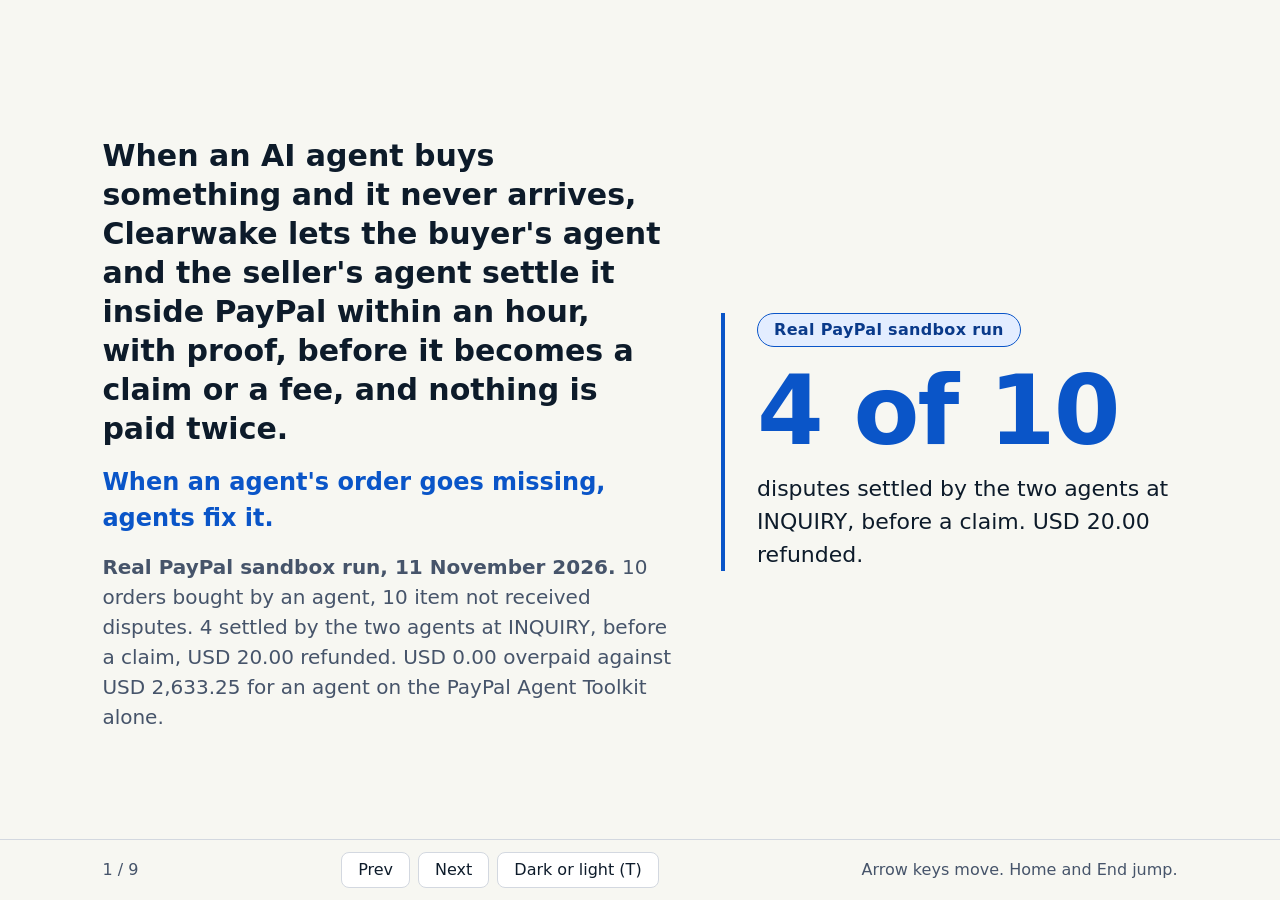
<file: docs/deck/index.html>
<!doctype html>
<html lang="en">
<head>
<meta charset="utf-8">
<meta name="viewport" content="width=device-width, initial-scale=1">
<title>Clearwake deck</title>
<meta name="description" content="Nine slides: the line, the loss, the anatomy, ten real sandbox disputes, the check, and the sponsor tools.">
<style>
:root {
  --bg: #0b1220;
  --panel: #131d33;
  --fg: #eef3fb;
  --muted: #aab8d0;
  --accent: #6db3ff;
  --good: #4ed08a;
  --rule: #263552;
  --tag-bg: #16294a;
  --tag-fg: #cfe3ff;
  --num: 96px;
}
:root[data-theme="light"] {
  --bg: #f7f7f2;
  --panel: #ffffff;
  --fg: #0d1b2a;
  --muted: #46546a;
  --accent: #0a55c8;
  --good: #11743f;
  --rule: #d3d8e0;
  --tag-bg: #e3edff;
  --tag-fg: #0a3a8a;
}
@media (prefers-color-scheme: light) {
  :root:not([data-theme="dark"]) {
    --bg: #f7f7f2;
    --panel: #ffffff;
    --fg: #0d1b2a;
    --muted: #46546a;
    --accent: #0a55c8;
    --good: #11743f;
    --rule: #d3d8e0;
    --tag-bg: #e3edff;
    --tag-fg: #0a3a8a;
  }
}
* { box-sizing: border-box; }
html, body { margin: 0; height: 100%; }
body {
  background: var(--bg);
  color: var(--fg);
  font-family: system-ui, "Segoe UI", Roboto, Helvetica, Arial, sans-serif;
  font-size: 20px;
  line-height: 1.5;
  overflow: hidden;
}
.deck { position: relative; height: 100vh; height: 100dvh; }
.slide {
  position: absolute;
  inset: 0;
  display: none;
  flex-direction: column;
  justify-content: center;
  padding: 56px 8vw 72px;
  overflow-y: auto;
}
.slide.is-active { display: flex; }
.grid {
  display: grid;
  grid-template-columns: minmax(0, 1.25fr) minmax(0, 1fr);
  gap: 48px;
  align-items: center;
  max-width: 1280px;
  width: 100%;
  margin: 0 auto;
}
.stat { border-left: 4px solid var(--accent); padding-left: 32px; }
.tag {
  display: inline-block;
  background: var(--tag-bg);
  color: var(--tag-fg);
  border: 1px solid var(--accent);
  border-radius: 999px;
  padding: 4px 16px;
  font-size: 16px;
  font-weight: 600;
  letter-spacing: 0.02em;
  margin-bottom: 16px;
}
.num {
  font-size: var(--num);
  line-height: 1.02;
  font-weight: 800;
  letter-spacing: -0.02em;
  color: var(--accent);
  margin: 0;
  font-variant-numeric: tabular-nums;
}
.cap { font-size: 22px; color: var(--fg); margin: 12px 0 0; max-width: 28em; }
h1, h2 { margin: 0 0 16px; line-height: 1.2; }
h1 { font-size: 34px; }
h2 { font-size: 34px; }
p { margin: 0 0 16px; max-width: 40em; }
.lead { font-weight: 700; font-size: 30px; line-height: 1.3; }
.slogan { color: var(--accent); font-size: 24px; font-weight: 600; }
.proof { color: var(--muted); font-size: 20px; }
.muted { color: var(--muted); }
.pair { display: grid; grid-template-columns: 1fr 1fr; gap: 16px; margin: 16px 0; max-width: 40em; }
.pair div { background: var(--panel); border: 1px solid var(--rule); border-radius: 12px; padding: 12px 16px; }
.pair b { display: block; font-size: 28px; }
.pair .good b { color: var(--good); }
ol.layers { list-style: none; padding: 0; margin: 16px 0 0; counter-reset: l; max-width: 40em; }
ol.layers li { counter-increment: l; padding: 6px 0 6px 40px; position: relative; border-bottom: 1px solid var(--rule); }
ol.layers li::before {
  content: counter(l);
  position: absolute; left: 0; top: 6px;
  width: 28px; height: 28px; border-radius: 50%;
  background: var(--accent); color: var(--bg);
  font-weight: 700; font-size: 16px; text-align: center; line-height: 28px;
}
ol.layers strong { display: inline-block; min-width: 9.5em; }
ol.layers span { color: var(--muted); }
.stack svg { width: 100%; max-width: 360px; height: auto; display: block; margin: 0 auto 16px; }
.counts { list-style: none; padding: 0; margin: 12px 0; max-width: 40em; }
.counts li { display: flex; gap: 16px; padding: 6px 0; border-bottom: 1px solid var(--rule); }
.counts b { min-width: 2.6em; font-size: 28px; color: var(--accent); }
code, .cmd {
  font-family: ui-monospace, Consolas, "Courier New", monospace;
  font-size: 18px;
  background: var(--panel);
  border: 1px solid var(--rule);
  border-radius: 8px;
  padding: 2px 8px;
  word-break: break-all;
}
.cmd { display: block; padding: 12px 16px; margin: 12px 0; max-width: 44em; }
.facts { margin: 12px 0 0; padding: 0; list-style: none; max-width: 40em; }
.facts li { padding: 6px 0; border-bottom: 1px solid var(--rule); }
.facts b { color: var(--fg); }
a { color: var(--accent); }
.bar {
  position: fixed; left: 0; right: 0; bottom: 0;
  display: flex; align-items: center; justify-content: space-between;
  gap: 16px; padding: 12px 8vw;
  background: var(--bg); border-top: 1px solid var(--rule);
  font-size: 16px; color: var(--muted);
}
.bar button {
  background: var(--panel); color: var(--fg);
  border: 1px solid var(--rule); border-radius: 8px;
  font: inherit; padding: 4px 16px; cursor: pointer; min-height: 36px;
}
.bar button:focus-visible, a:focus-visible { outline: 3px solid var(--accent); outline-offset: 2px; }
.bar .group { display: flex; gap: 8px; align-items: center; }
@media (max-width: 860px) {
  :root { --num: 56px; }
  .grid { grid-template-columns: 1fr; gap: 24px; }
  .stat { border-left: 0; border-top: 4px solid var(--accent); padding: 16px 0 0; }
  .slide { padding: 32px 24px 80px; justify-content: flex-start; }
  h1, h2 { font-size: 26px; }
  .lead { font-size: 24px; }
  .pair { grid-template-columns: 1fr; }
  ol.layers strong { display: block; }
  .bar { padding: 8px 16px; }
}
@media print {
  body { overflow: visible; height: auto; }
  .deck { height: auto; }
  .slide { display: flex; position: relative; min-height: 100vh; page-break-after: always; }
  .bar { display: none; }
}
</style>
</head>
<body>
<main class="deck" id="deck" aria-label="Clearwake deck">

<section class="slide is-active" id="s1" aria-label="Slide 1 of 9">
  <div class="grid">
    <div>
      <p class="lead">When an AI agent buys something and it never arrives, Clearwake lets the buyer's agent and the seller's agent settle it inside PayPal within an hour, with proof, before it becomes a claim or a fee, and nothing is paid twice.</p>
      <p class="slogan">When an agent's order goes missing, agents fix it.</p>
      <p class="proof"><b>Real PayPal sandbox run, 11 November 2026.</b> 10 orders bought by an agent, 10 item not received disputes. 4 settled by the two agents at INQUIRY, before a claim, USD 20.00 refunded. USD 0.00 overpaid against USD 2,633.25 for an agent on the PayPal Agent Toolkit alone.</p>
    </div>
    <div class="stat">
      <span class="tag">Real PayPal sandbox run</span>
      <p class="num">4 of 10</p>
      <p class="cap">disputes settled by the two agents at INQUIRY, before a claim. USD 20.00 refunded.</p>
    </div>
  </div>
</section>

<section class="slide" id="s2" aria-label="Slide 2 of 9">
  <div class="grid">
    <div>
      <h2>The bad outcome, then the same action stopped</h2>
      <p>Same 200 episodes, same faults on both sides: a lost response, an injected instruction, an over limit request, a duplicate delivery.</p>
      <div class="pair">
        <div><span class="muted">Agent Toolkit alone</span><b>USD 2,633.25</b>61 double refunds, 160 wrongly accepted claims, 40 of 200 as the owner intended</div>
        <div class="good"><span class="muted">With Clearwake</span><b>USD 0.00</b>0 double refunds, 0 wrongly accepted claims, 200 of 200 as the owner intended</div>
      </div>
    </div>
    <div class="stat">
      <span class="tag">Planted failure</span>
      <p class="num">USD 2,633.25</p>
      <p class="cap">overpaid over 200 episodes by an agent on the PayPal Agent Toolkit alone. Clearwake: USD 0.00.</p>
    </div>
  </div>
</section>

<section class="slide" id="s3" aria-label="Slide 3 of 9">
  <div class="grid">
    <div>
      <h2>The anatomy: one dispute, six layers</h2>
      <p class="muted">Case 3, <code>PP-R-ISN-10198775</code>, runs through every layer.</p>
      <ol class="layers">
        <li><strong>Owner's rules</strong><span>Spoken once. Read back. Signed.</span></li>
        <li><strong>Buyer agent</strong><span>Files the claim. Cannot pay itself.</span></li>
        <li><strong>Merchant agent</strong><span>Answers with proof, inside its limits.</span></li>
        <li><strong>Policy gate</strong><span>Every action checked before money moves.</span></li>
        <li><strong>Signed receipts</strong><span>Each link checks the one before.</span></li>
        <li><strong>PayPal's record</strong><span>The judge. Nothing counts until it matches.</span></li>
      </ol>
    </div>
    <div class="stat stack">
      <svg viewBox="0 0 360 342" role="img" aria-label="Six stacked layers with one thread through them and one bead on the last layer">
        <g stroke-width="2">
          <polygon points="180,6 340,36 180,66 20,36" fill="#6db3ff" fill-opacity="0.22" stroke="#6db3ff"/>
          <polygon points="180,60 340,90 180,120 20,90" fill="#6db3ff" fill-opacity="0.22" stroke="#6db3ff"/>
          <polygon points="180,114 340,144 180,174 20,144" fill="#6db3ff" fill-opacity="0.22" stroke="#6db3ff"/>
          <polygon points="180,168 340,198 180,228 20,198" fill="#4ed08a" fill-opacity="0.28" stroke="#4ed08a"/>
          <polygon points="180,222 340,252 180,282 20,252" fill="#6db3ff" fill-opacity="0.22" stroke="#6db3ff"/>
          <polygon points="180,276 340,306 180,336 20,306" fill="#6db3ff" fill-opacity="0.38" stroke="#6db3ff"/>
        </g>
        <line x1="180" y1="6" x2="180" y2="306" stroke="#ff6b4a" stroke-width="3"/>
        <circle cx="180" cy="306" r="9" fill="#ff6b4a"/>
      </svg>
      <span class="tag">Real PayPal sandbox run, case 3</span>
      <p class="num">USD 5.00</p>
      <p class="cap">paid once, inside PayPal. PayPal's record reads RESOLVED at INQUIRY.</p>
    </div>
  </div>
</section>

<section class="slide" id="s4" aria-label="Slide 4 of 9">
  <div class="grid">
    <div>
      <h2>The ten case batch, counted aloud</h2>
      <ul class="counts">
        <li><b>4</b><span>settled at INQUIRY, before a claim, in 24 to 62 minutes from filing to RESOLVED in PayPal's timestamps</span></li>
        <li><b>3</b><span>answered with proof, under PayPal review</span></li>
        <li><b>2</b><span>awaiting the merchant owner, an offer above the approval line</span></li>
        <li><b>1</b><span>refused by the buyer's mandate: USD 20.00 claimed on a USD 9.00 order</span></li>
      </ul>
      <p class="muted">4 cases moved by PayPal to CHARGEBACK once tracking was on the order. 0 errors, 0 double refunds.</p>
    </div>
    <div class="stat">
      <span class="tag">Real PayPal sandbox run</span>
      <p class="num">10 of 10</p>
      <p class="cap">real sandbox disputes handled with 0 errors and 0 double refunds. 24 model calls, 0 scripted.</p>
    </div>
  </div>
</section>

<section class="slide" id="s5" aria-label="Slide 5 of 9">
  <div class="grid">
    <div>
      <h2>Do not trust us. Check it.</h2>
      <p>Two signed receipts, one from each side, name the same dispute id. Verify them offline in Python or in your browser.</p>
      <p>Change one character in a log and the chain breaks.</p>
      <span class="cmd">python scripts/verify_pair.py data/runs/batch-sandbox-20261111-132948.json</span>
    </div>
    <div class="stat">
      <span class="tag">Verified in your browser</span>
      <p class="num">18 of 18</p>
      <p class="cap">signed logs verify, in your browser with WebCrypto and in Python.</p>
    </div>
  </div>
</section>

<section class="slide" id="s6" aria-label="Slide 6 of 9">
  <div class="grid">
    <div>
      <h2>Built during the hackathon</h2>
      <ul class="facts">
        <li><b>Built after 1 October 2026</b>, sole author Sri, MIT, sandbox only, no real money.</li>
        <li><b>Clone and run:</b></li>
      </ul>
      <span class="cmd">git clone --recurse-submodules https://github.com/Sriharsan/clearwake-paypal.git &amp;&amp; cd clearwake &amp;&amp; python -m clearwake --port 8810</span>
      <ul class="facts">
        <li>Site: <a href="https://clearwake-mu.vercel.app">clearwake-mu.vercel.app</a></li>
        <li>Console: <a href="https://clearwake-console.onrender.com/console">clearwake-console.onrender.com/console</a></li>
        <li>Code: <a href="https://github.com/Sriharsan/clearwake-paypal">github.com/Sriharsan/clearwake-paypal</a></li>
      </ul>
    </div>
    <div class="stat">
      <span class="tag">Planted failure</span>
      <p class="num">200 of 200</p>
      <p class="cap">episodes ended as the owner intended with Clearwake, against 40 of 200 for the Agent Toolkit alone.</p>
    </div>
  </div>
</section>

<section class="slide" id="s7" aria-label="Slide 7 of 9">
  <div class="grid">
    <div>
      <h2>PayPal Agent Toolkit and the MCP guard</h2>
      <ul class="facts">
        <li><b>Read from source:</b> <code>@paypal/agent-toolkit</code> 1.11.0 and <code>@paypal/mcp</code> 1.8.1.</li>
        <li><b>The MCP guard proxy</b> and the 3 line toolkit guard put the signed policy in front of every money tool.</li>
        <li><b>Result:</b> USD 2,633.25 overpaid by the toolkit alone over 200 episodes, USD 0.00 with the guard.</li>
      </ul>
    </div>
    <div class="stat">
      <span class="tag">Planted failure</span>
      <p class="num">47</p>
      <p class="cap">PayPal Agent Toolkit tools listed one by one and guarded. Record in docs/PAYPAL_MCP_TOOLS.md.</p>
    </div>
  </div>
</section>

<section class="slide" id="s8" aria-label="Slide 8 of 9">
  <div class="grid">
    <div>
      <h2>APIMatic</h2>
      <ul class="facts">
        <li><b>OpenAPI 3.1 spec</b> of the console API: 18 operations, 32 schemas, checked against the running server.</li>
        <li><b>CLI validation:</b> 382 findings before, 104 after, no errors in any run.</li>
        <li><b>Python SDK</b> <code>clearwake-console-api</code> 0.6.1 and a static portal at <a href="https://clearwake-api.vercel.app">clearwake-api.vercel.app</a>.</li>
        <li><b>Context Plugin for PayPal 0.4.1</b> was run as a review of every PayPal call.</li>
      </ul>
    </div>
    <div class="stat">
      <span class="tag">Local run</span>
      <p class="num">104</p>
      <p class="cap">findings after the fixes, from 382 before. An SDK call against the console returned case n VERIFIED.</p>
    </div>
  </div>
</section>

<section class="slide" id="s9" aria-label="Slide 9 of 9">
  <div class="grid">
    <div>
      <h2>Postman, Render and AG Grid</h2>
      <ul class="facts">
        <li><b>Postman:</b> 75 assertions on the 11 request local attack suite (docs/POSTMAN.md) and 20 assertions on 3 read only sandbox requests (docs/postman-run-2026-11-11.json). 0 failed.</li>
        <li><b>Render:</b> the live console at <a href="https://clearwake-console.onrender.com/console">clearwake-console.onrender.com/console</a>, on the free plan.</li>
        <li><b>AG Grid Community:</b> the dispute ledger with a stage filter, a deadline countdown, the model's proposal beside the policy decision, and CSV export.</li>
      </ul>
    </div>
    <div class="stat">
      <span class="tag">Local run and Real PayPal sandbox run</span>
      <p class="num">95</p>
      <p class="cap">Postman assertions, 0 failed: 75 on the local attack suite, 20 on the sandbox.</p>
    </div>
  </div>
</section>

</main>

<nav class="bar" aria-label="Deck controls">
  <span id="count" aria-live="polite">1 / 9</span>
  <span class="group">
    <button type="button" id="prev" aria-label="Previous slide">Prev</button>
    <button type="button" id="next" aria-label="Next slide">Next</button>
    <button type="button" id="theme" aria-label="Switch dark and light">Dark or light (T)</button>
  </span>
  <span class="muted">Arrow keys move. Home and End jump.</span>
</nav>

<script>
(function () {
  var slides = Array.prototype.slice.call(document.querySelectorAll('.slide'));
  var count = document.getElementById('count');
  var current = 0;

  function show(n) {
    if (n < 0) { n = 0; }
    if (n > slides.length - 1) { n = slides.length - 1; }
    current = n;
    slides.forEach(function (s, i) { s.classList.toggle('is-active', i === n); });
    count.textContent = (n + 1) + ' / ' + slides.length;
    try { history.replaceState(null, '', '#' + (n + 1)); } catch (e) { /* file or sandboxed frame */ }
    slides[n].scrollTop = 0;
  }

  function fromHash() {
    var m = /^#(\d+)$/.exec(location.hash);
    show(m ? parseInt(m[1], 10) - 1 : 0);
  }

  function toggleTheme() {
    var root = document.documentElement;
    var dark = window.matchMedia('(prefers-color-scheme: dark)').matches;
    var now = root.getAttribute('data-theme') || (dark ? 'dark' : 'light');
    root.setAttribute('data-theme', now === 'dark' ? 'light' : 'dark');
  }

  document.addEventListener('keydown', function (e) {
    if (e.ctrlKey || e.metaKey || e.altKey) { return; }
    var k = e.key;
    if (k === 'ArrowRight' || k === 'ArrowDown' || k === 'PageDown' || k === ' ') { e.preventDefault(); show(current + 1); }
    else if (k === 'ArrowLeft' || k === 'ArrowUp' || k === 'PageUp') { e.preventDefault(); show(current - 1); }
    else if (k === 'Home') { e.preventDefault(); show(0); }
    else if (k === 'End') { e.preventDefault(); show(slides.length - 1); }
    else if (k === 't' || k === 'T') { toggleTheme(); }
  });

  document.getElementById('prev').addEventListener('click', function () { show(current - 1); });
  document.getElementById('next').addEventListener('click', function () { show(current + 1); });
  document.getElementById('theme').addEventListener('click', toggleTheme);
  window.addEventListener('hashchange', fromHash);

  var startX = null;
  document.addEventListener('touchstart', function (e) { startX = e.changedTouches[0].clientX; }, { passive: true });
  document.addEventListener('touchend', function (e) {
    if (startX === null) { return; }
    var dx = e.changedTouches[0].clientX - startX;
    startX = null;
    if (Math.abs(dx) > 60) { show(current + (dx < 0 ? 1 : -1)); }
  }, { passive: true });

  fromHash();
}());
</script>
</body>
</html>
</file>
